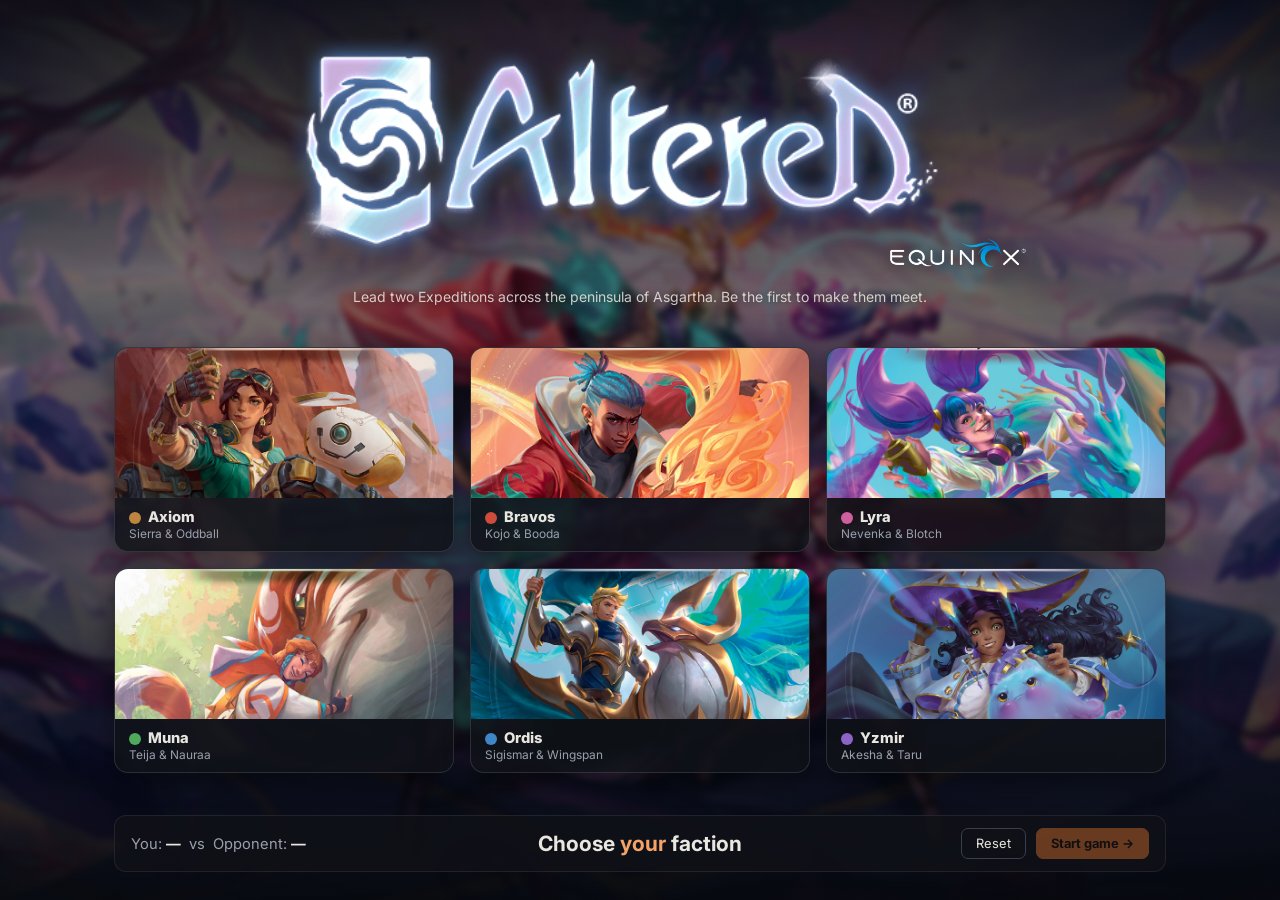
<file: index.html>
<!DOCTYPE html>
<html lang="en">
<head>
  <meta charset="UTF-8">
  <meta name="viewport" content="width=device-width, initial-scale=1.0">
  <title>Altered TCG</title>
  <link rel="preconnect" href="https://fonts.googleapis.com">
  <link href="https://fonts.googleapis.com/css2?family=Inter:wght@400;600;700;800&display=swap" rel="stylesheet">
  <link rel="stylesheet" href="css/base.css">
  <link rel="stylesheet" href="css/board.css">
  <link rel="stylesheet" href="css/cards.css">
  <link rel="stylesheet" href="css/overlays.css">
  <script src="js/version.js"></script>
</head>
<body>
<div id="layout">
  <div id="board">
    <!-- ════════ OPPONENT ════════ -->
    <section class="player-area opp-area">
      <div class="opp-hand" id="opp-hand"></div>
      <div class="res-band">
        <div class="zone reserve" id="opp-reserve"><span class="zone-label">Reserve</span></div>
        <div class="hero-slot" id="opp-hero"></div>
        <div class="res-right">
          <div class="zone landmarks" id="opp-landmarks"><span class="zone-label">Landmarks</span></div>
          <div class="zone piles">
            <div class="pile" id="opp-deck"><span>Deck</span><span class="pile-count" id="opp-deck-count">0</span></div>
            <div class="pile" id="opp-discard"><span>Discard</span><span class="pile-count" id="opp-discard-count">0</span></div>
          </div>
        </div>
      </div>
      <div class="exp-band">
        <div class="zone expedition hero-lane" id="opp-hero-exp" data-exp="hero"><span class="zone-label">Hero Expedition</span></div>
        <div class="terrain-center" id="opp-terrain"></div>
        <div class="zone expedition comp-lane" id="opp-comp-exp" data-exp="companion"><span class="zone-label">Companion Expedition</span></div>
      </div>
    </section>

    <!-- ════════ CENTRE: TUMULT TRACK ════════ -->
    <section class="center-strip">
      <div class="game-info">
        <span class="day-title" id="turn-banner">—</span>
        <div class="phase-list" id="phase-list">
          <span class="phase-item" data-phase="morning">Morning</span>
          <span class="phase-item" data-phase="noon">Noon</span>
          <span class="phase-item" data-phase="afternoon">Afternoon</span>
          <span class="phase-item" data-phase="dusk">Dusk</span>
        </div>
      </div>
      <div class="track-stack">
        <div class="center-mana opp" id="opp-mana"></div>
        <div class="track" id="track"></div>
        <div class="center-mana you" id="you-mana"></div>
      </div>
    </section>

    <!-- ════════ YOU ════════ -->
    <section class="player-area you-area">
      <div class="exp-band">
        <div class="zone expedition hero-lane" id="you-hero-exp" data-exp="hero"><span class="zone-label">Hero Expedition</span></div>
        <div class="terrain-center" id="you-terrain"></div>
        <div class="zone expedition comp-lane" id="you-comp-exp" data-exp="companion"><span class="zone-label">Companion Expedition</span></div>
      </div>
      <div class="res-band">
        <div class="zone reserve" id="you-reserve"><span class="zone-label">Reserve</span></div>
        <div class="hero-slot" id="you-hero"></div>
        <div class="res-right">
          <div class="zone landmarks" id="you-landmarks"><span class="zone-label">Landmarks</span></div>
          <div class="zone piles">
            <div class="pile" id="you-deck"><span>Deck</span><span class="pile-count" id="you-deck-count">0</span></div>
            <div class="pile" id="you-discard"><span>Discard</span><span class="pile-count" id="you-discard-count">0</span></div>
          </div>
        </div>
      </div>
    </section>

    <div class="hand-zone" id="you-hand"></div>
    <div id="player-controls">
      <div id="quick-actions"></div>
      <button id="btn-afteryou" style="display:none" title="Yield your turn to your opponent without passing (Hero, once per Day)">After You</button>
      <button id="btn-pass" disabled>Pass</button>
    </div>
  </div>

  <!-- ════════ SIDEBAR ════════ -->
  <aside id="sidebar">
    <div class="log-head">
      <span>Game Log</span>
      <div class="log-zoom">
        <button id="log-font-dec" title="Smaller log text">−</button>
        <button id="log-font-inc" title="Larger log text">+</button>
      </div>
    </div>
    <div id="log"></div>
    <div class="log-foot">
      <button id="btn-howto">How to play</button>
      <button id="btn-quit" title="Change decks">Decks</button>
    </div>
  </aside>
</div>

<!-- Floating menu / banner / preview -->
<div id="context-menu"></div>
<div id="target-banner"><span class="tb-text" id="target-text"></span><button id="target-cancel" class="ghost-btn">Cancel</button></div>
<div id="card-preview"></div>
<div id="dice-overlay"><div class="dice-box" id="dice-box"></div></div>

<!-- ════════ MODALS ════════ -->
<div class="modal-overlay dock-left" id="pick-modal">
  <div class="modal">
    <h2 id="pick-title">Choose</h2>
    <p id="pick-prompt"></p>
    <div class="card-grid" id="pick-grid"></div>
    <div class="modal-actions">
      <span class="pick-count" id="pick-count"></span>
      <button class="primary-btn" id="pick-confirm">Confirm</button>
      <button class="ghost-btn" id="pick-skip">Skip</button>
    </div>
  </div>
</div>

<div class="modal-overlay" id="choice-modal">
  <div class="modal narrow center">
    <h2 id="choice-title">Choose</h2>
    <p id="choice-prompt"></p>
    <div class="choice-actions" id="choice-actions"></div>
  </div>
</div>

<div class="modal-overlay" id="gameover">
  <div class="modal narrow center">
    <h1 id="gameover-title"></h1>
    <p id="gameover-sub"></p>
    <div class="modal-actions">
      <button class="primary-btn" id="gameover-again">Play again</button>
      <button class="ghost-btn" id="gameover-change">Change decks</button>
    </div>
  </div>
</div>

<div class="modal-overlay" id="howto-modal">
  <div class="modal narrow">
    <button id="howto-close" class="modal-close" aria-label="Close">×</button>
    <h2>How to play</h2>
    <ul class="howto-list">
      <li>Each <b>Day</b>: Morning (draw + Mana) → Afternoon (play cards) → Dusk → Night.</li>
      <li>In the Afternoon, play <b>one card per turn</b> or Pass.</li>
      <li>Characters join your <b>Hero</b> or <b>Companion</b> Expedition.</li>
      <li>At <b>Dusk</b>, beat the facing Expedition in one of your region's terrains to advance.</li>
      <li>Win when your two markers <b>meet</b> on the track.</li>
    </ul>
  </div>
</div>

<div class="modal-overlay dock-left" id="discard-viewer">
  <div class="modal">
    <h2 id="discard-title" style="margin-bottom:12px;">Discard</h2>
    <div class="card-grid" id="discard-grid"></div>
    <div class="modal-hint">Click anywhere to close</div>
  </div>
</div>

<script src="js/cards.js"></script>
<script src="js/scripts.js"></script>
<script src="js/game.js"></script>
<script src="js/bot.js"></script>
<script src="js/ui.js"></script>
</body>
</html>
</file>
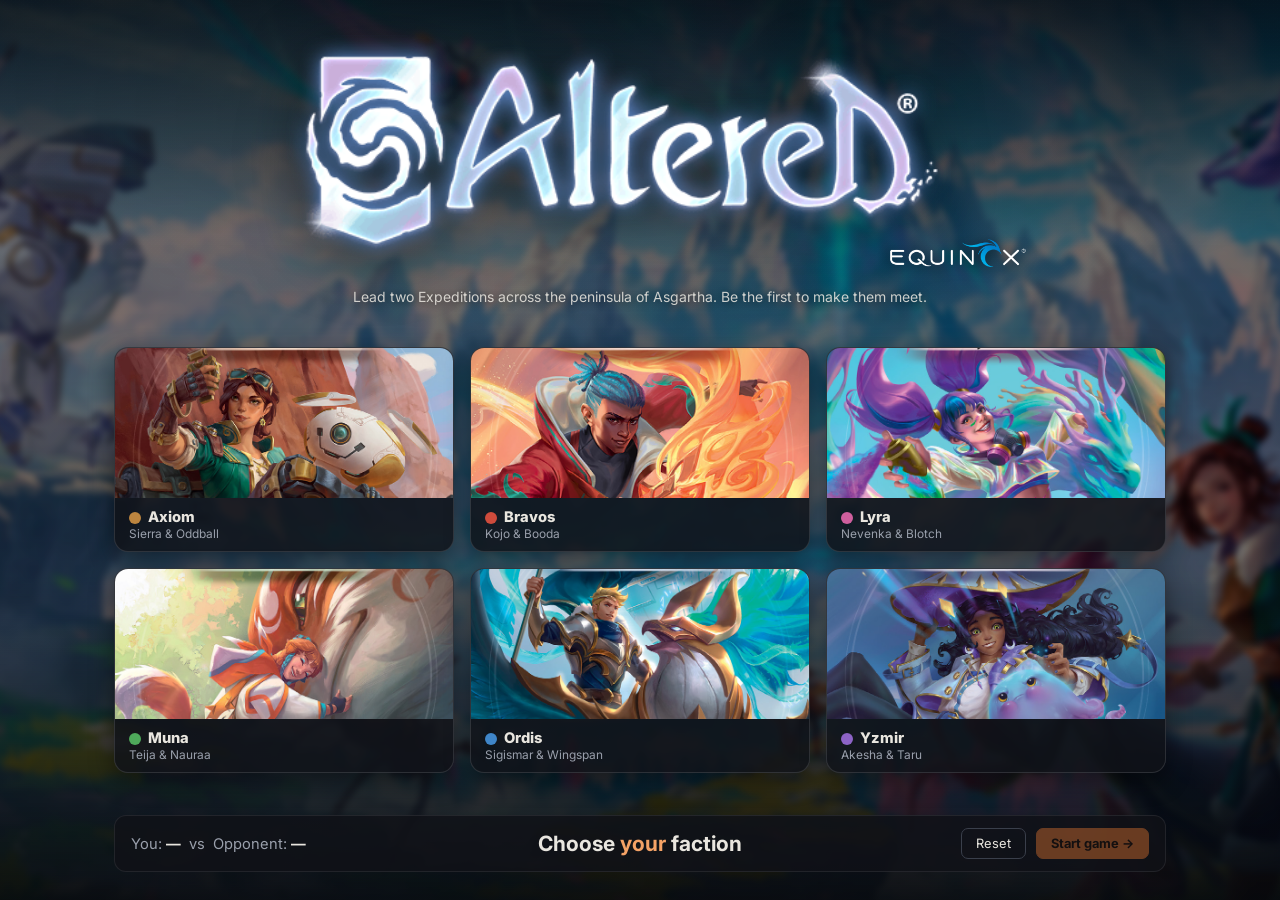
<file: deck_select.html>
<!DOCTYPE html>
<html lang="en">
<head>
  <meta charset="UTF-8">
  <meta name="viewport" content="width=device-width, initial-scale=1.0">
  <title>Altered TCG — Choose Decks</title>
  <link rel="preconnect" href="https://fonts.googleapis.com">
  <link href="https://fonts.googleapis.com/css2?family=Inter:wght@400;600;700;800&display=swap" rel="stylesheet">
  <link rel="stylesheet" href="css/base.css">
  <link rel="stylesheet" href="css/deck_select.css">
  <script src="js/version.js"></script>
</head>
<body>
  <div id="bg-stage" aria-hidden="true"></div>
  <div id="bg-scrim" aria-hidden="true"></div>
  <div id="select-screen">
    <header>
      <div class="brand">
        <img class="brand-logo" src="assets/logos/altered-logo-color.png" alt="Altered">
        <img class="brand-eq" src="assets/logos/equinox-logo-white.png" alt="by Equinox">
      </div>
      <p class="tagline">Lead two Expeditions across the peninsula of Asgartha. Be the first to make them meet.</p>
    </header>
    <div class="deck-grid" id="deck-grid"></div>
    <footer>
      <div class="chosen" id="chosen"></div>
      <p class="step" id="step-label">Choose <b>your</b> faction</p>
      <div class="actions">
        <button class="ghost-btn" id="btn-reset">Reset</button>
        <button class="primary-btn" id="btn-start" disabled>Start game →</button>
      </div>
    </footer>
  </div>
  <div id="card-preview"></div>
  <script src="js/bg_slideshow.js"></script>
  <script src="js/cards.js"></script>
  <script src="js/deck_select.js"></script>
</body>
</html>
</file>
<file: css/base.css>
/* base.css — design tokens, reset, page shell. Dark slate with the playmat's
   warm orange accent. */
:root {
  --bg-0: #0c0d10;
  --bg-1: #15171c;
  --bg-2: #1d2026;
  --bg-3: #282c34;
  --line: #3a3f4b;
  --ink: #e9e6df;
  --muted: #9aa0ac;
  /* --accent / --accent-soft / --accent-glow are the live UI theme; ui.js overrides
     them per the human player's faction (see FACTION_THEME). Default = playmat orange.
     --accent-glow is an "r, g, b" triple for use inside rgba() glows. */
  --accent: #ef7d34;          /* playmat orange */
  --accent-soft: #f4a266;
  --accent-glow: 239, 125, 52;
  /* Opponent accent (bot's faction); ui.js overrides. The .opp-area re-scopes
     --accent* to these so every accent inside the opponent's board reads as the bot. */
  --accent-opp: #ef7d34; --accent-opp-soft: #f4a266; --accent-opp-glow: 239, 125, 52;
  --good: #5fcf80;
  --bad: #ff6b6b;
  --forest: #4aa758;
  --mountain: #d98a3a;
  --water: #4a9fd8;
  --you: #46b3e6;
  --opp: #e8634a;
  --card-radius: 7px;
  --shadow: 0 5px 16px rgba(0, 0, 0, 0.5);
  --frame: rgba(255, 255, 255, 0.72);    /* playmat zone-frame lines */
  /* Faction hues (deck chips + the per-faction UI accent) */
  --AX: #bd853f; --BR: #cf4b3c; --LY: #cf5f9e; --MU: #4faa5b; --OR: #3f86c9; --YZ: #8d63c6;
  /* Brighter "neon" variants — used only for the Hero/Companion track-token rings */
  --AX-neon: #ffb74d; --BR-neon: #ff5a47; --LY-neon: #ff79c6; --MU-neon: #5fe072; --OR-neon: #54a8ff; --YZ-neon: #b07cff;
  font-size: 14px;
}

* { box-sizing: border-box; margin: 0; padding: 0; }

body {
  font-family: 'Inter', 'Segoe UI', system-ui, sans-serif;
  color: var(--ink);
  background:
    radial-gradient(900px 500px at 50% -8%, #2a2118 0%, transparent 60%),
    linear-gradient(160deg, var(--bg-0), var(--bg-1));
  min-height: 100vh;
  overflow: hidden;
}

h1, h2, h3 { font-weight: 700; letter-spacing: 0.01em; }

#layout { display: grid; grid-template-columns: 1fr 290px; height: 100vh; }

::-webkit-scrollbar { width: 8px; height: 8px; }
::-webkit-scrollbar-thumb { background: var(--bg-3); border-radius: 6px; }
::-webkit-scrollbar-track { background: transparent; }

button {
  cursor: pointer; font-family: inherit; color: var(--ink);
  background: var(--bg-3); border: 1px solid var(--line); border-radius: 7px;
  padding: 7px 14px; font-size: 0.92rem; transition: background 0.12s, border-color 0.12s;
}
button:hover:not(:disabled) { background: #333945; border-color: var(--accent); }
button:disabled { cursor: not-allowed; opacity: 0.4; }
.primary-btn { background: var(--accent); border-color: var(--accent); color: #1a0f06; font-weight: 700; }
.primary-btn:hover:not(:disabled) { background: var(--accent-soft); }
.ghost-btn { background: transparent; }
</file>
<file: css/board.css>
/* board.css — the two playmats, the shared Tumult track, and the sidebar. */

/* Game background — the ice-sky landscape behind the whole board. Scoped to the
   game page (deck selection has its own image). A dark scrim over the photo keeps
   the slate panels and log text legible. */
body {
  background:
    linear-gradient(rgba(8, 12, 20, 0.45), rgba(8, 12, 20, 0.62)),
    url('../assets/backgrounds/game_background.jpg') center center / cover no-repeat fixed;
}

#board { position: relative; display: flex; flex-direction: column; min-width: 0; height: 100vh; overflow: hidden; }

/* ── Player areas ─────────────────────────────────────────────── */
/* opponent = [resources, expeditions]; you = [expeditions, resources] — the
   Expedition band always hugs the centre. Mana / Reserve / distances / First
   Player are all read directly off the board, so there is no HUD bar. */
.player-area { display: flex; flex-direction: column; gap: 4px; padding: 4px 12px; flex: 0 0 auto; }

/* ── Zones ────────────────────────────────────────────────────── */
/* Each play zone is a softly-shadowed rounded box. A faint label sits dead-centre
   so a new player can read what the box is; as cards fill the box they cover it
   (cards are z-index:1, the label z-index:0). No bracket frames, no edge text. */
.zone { position: relative; border-radius: 14px; }
.zone.expedition, .zone.reserve, .zone.landmarks {
  background: rgba(18, 22, 30, 0.42);
  box-shadow: inset 0 0 0 1px rgba(255, 255, 255, 0.06), 0 6px 18px rgba(0, 0, 0, 0.4);
}
.zone-label {
  position: absolute; inset: 0; z-index: 0; pointer-events: none;
  display: flex; align-items: center; justify-content: center; text-align: center;
  font-size: 0.8rem; font-weight: 700; letter-spacing: 0.22em; text-transform: uppercase;
  color: rgba(233, 230, 223, 0.15);
}
.zone .card { z-index: 1; }

/* ── Expedition row: [Hero lane] [central terrain totals] [Companion lane] ── */
/* Fixed centre column (must match .res-band) so the Expedition boxes line up
   vertically with the Reserve / Landmark boxes below. 120px fits the spaced
   terrain totals; the Hero card centres in the same width on the row below. */
.exp-band { display: grid; grid-template-columns: 1fr 120px 1fr; gap: 10px; align-items: stretch; }
/* overflow:clip (not auto) so a boosted card's badge can poke past the lane edge
   without triggering a scrollbar; the clip-margin keeps all badges fully visible. */
.expedition { display: flex; gap: 6px; padding: 6px 10px; min-height: 138px; align-items: flex-start; overflow: clip; overflow-clip-margin: 16px; }
/* Cards fill from the centre outward: the Hero lane (left) packs toward its right
   edge, the Companion lane (right) packs toward its left edge — both hugging the
   terrain column between them, with the first-played card nearest the centre. */
.hero-lane { flex-direction: row-reverse; justify-content: flex-start; }
.comp-lane { flex-direction: row; justify-content: flex-start; }
.expedition.drop-ok { box-shadow: inset 0 0 0 2px var(--accent); }
/* Bot cards hug the bottom edge (toward the track); player cards hug the top. */
.opp-area .expedition { align-items: flex-end; }

/* ── Central terrain totals (F / M / W) ─────────────────────────── */
/* One icon per terrain, shared between the two lanes. The Hero-lane total sits on
   the left of the icon, the Companion-lane total on the right, so the two
   Expeditions can be compared terrain-by-terrain in a single central column. */
.terrain-center { display: flex; flex-direction: column; justify-content: center; gap: 8px; align-self: center; padding: 0 4px; }
.tc-row { display: flex; align-items: center; justify-content: center; gap: 20px; }
.tc-row img { width: 30px; height: 30px; object-fit: contain; display: block; filter: drop-shadow(0 1px 2px rgba(0, 0, 0, 0.5)); }
.tc-num { min-width: 20px; font-size: 1.45rem; font-weight: 800; line-height: 1; color: var(--ink); font-variant-numeric: tabular-nums; }
.tc-num.hero { text-align: right; }
.tc-num.comp { text-align: left; }
.tc-num.zero { opacity: 0.3; }
/* Lane-pick preview: the hovered side recolours to the player's faction accent and
   the growing terrains brighten + glow, showing the total they'd reach. */
.tc-num.preview { color: var(--accent); transition: color 0.12s, text-shadow 0.12s; }
.tc-num.preview.up { color: var(--accent-soft); text-shadow: 0 0 11px rgba(var(--accent-glow), 0.85); }

/* ── Resource row: [Reserve] [Hero card] [Landmarks + piles] ────── */
.res-band { display: grid; grid-template-columns: 1fr 120px 1fr; gap: 10px; align-items: stretch; min-height: 142px; }
.res-band .zone { display: flex; gap: 6px; padding: 8px 10px; align-items: flex-start; overflow: clip; overflow-clip-margin: 16px; }
.opp-area .res-band .zone { align-items: flex-end; }
/* Reserve (left of Hero) packs right, Landmarks (right of Hero) packs left — both
   grow from the centre outward, like the Expedition lanes above. */
.zone.reserve { justify-content: flex-end; }
.zone.landmarks { justify-content: flex-start; }
.res-right { display: flex; gap: 10px; align-items: stretch; min-width: 0; }
.res-right .zone.landmarks { flex: 1 1 0; }
.zone.piles { flex: 0 0 auto; gap: 7px; margin-left: auto; padding: 8px 0; }

.hero-slot { display: flex; align-items: center; justify-content: center; padding: 4px; position: relative; }
.hero-slot.empty { min-width: 96px; }
.hero-slot.empty::after { content: 'HERO'; color: var(--muted); font-size: 0.7rem; letter-spacing: 0.1em; }
/* First Player indicator: a glowing blue-gold frame that wraps the Hero card.
   The PNG's transparent window is the central ~74%×80%, so the overlay is sized
   a touch larger than the 96×134 card and centred on it, letting the window line
   up with the card edges and the swirl medallion peek at the top like a badge.
   Centred on the slot (= on the card) so it stays just inside the board even for
   the opponent's Hero, which sits flush against the top edge. */
.fp-frame {
  position: absolute; left: 50%; top: 50%; width: 122px; height: 156px;
  transform: translate(-50%, -50%);
  z-index: 5; pointer-events: none;
  filter: drop-shadow(0 0 5px rgba(90, 170, 255, 0.6)) drop-shadow(0 2px 3px rgba(0, 0, 0, 0.5));
}

/* Mana orbs — punch-board chips above (opponent) and below (you) the Tumult track.
   Ready = mana_full art with a white ring; spent = mana_empty art with a grey ring. */
/* Short rows so the orbs tuck into the gap between the Tumult track and the
   Expedition bands instead of spilling onto the cards. The track-stack is centred
   on the track, so shrinking these rows pulls the bot orbs down and the player orbs
   up (both toward the track), keeping a small gap to the Expeditions on either side. */
.center-mana { display: flex; flex-wrap: wrap; justify-content: center; align-items: center; gap: 8px; min-height: 20px; }
.orb {
  width: 20px; height: 20px; border-radius: 50%; overflow: hidden;
  border: 2px solid #888; box-shadow: 0 1px 4px rgba(0, 0, 0, 0.6); flex: 0 0 auto;
}
.orb img { width: 100%; height: 100%; object-fit: cover; display: block; }
.orb.full { border-color: #fff; }
.orb.empty { border-color: #888; }

/* Deck / discard piles */
.pile {
  width: 64px; height: 90px; border-radius: var(--card-radius); border: 1px dashed var(--line);
  display: flex; flex-direction: column; align-items: center; justify-content: center;
  color: var(--muted); font-size: 0.66rem; letter-spacing: 0.08em; gap: 3px; position: relative;
}
.pile.has-cards { border-style: solid; background: linear-gradient(160deg, #2a2f3a, #20242c); color: var(--ink); cursor: pointer; }
.pile.info-pile, .pile.info-pile.has-cards { cursor: default; }   /* Hand count is display-only */
.pile .pile-count { font-size: 1.1rem; font-weight: 700; }

.empty-hint { color: var(--muted); font-size: 0.68rem; opacity: 0.6; margin: auto; }

/* ── Centre: Tumult track + banner ────────────────────────────── */
.center-strip {
  position: relative;
  flex: 1 1 auto; display: flex; flex-direction: row; align-items: center; justify-content: center;
  gap: 14px; padding: 4px 14px; min-height: 0;
  background: radial-gradient(600px 150px at 45% 50%, rgba(var(--accent-glow), 0.08), transparent 70%);
}
/* Game info on the LEFT of the centre band: the Day title and the phase list,
   with the current phase highlighted. Taken out of flow so the track-stack stays
   centred on the board (middle tumult card + middle mana orb align with the Hero). */
.game-info { position: absolute; left: 18px; top: 50%; transform: translateY(-50%); z-index: 5; width: 150px; display: flex; flex-direction: column; gap: 12px; align-items: flex-start; }
.day-title { font-size: 1.35rem; font-weight: 800; letter-spacing: 0.02em; line-height: 1.1; }
.phase-list { display: flex; flex-direction: column; gap: 5px; }
.phase-item {
  font-size: 0.82rem; letter-spacing: 0.12em; text-transform: uppercase;
  color: var(--muted); opacity: 0.55; transition: color 0.15s, opacity 0.15s;
}
.phase-item.active { color: var(--accent-soft); opacity: 1; font-weight: 700; }

/* Player action buttons — bottom-right corner, near the hand. */
#player-controls {
  position: absolute; right: 16px; bottom: 14px; z-index: 20;
  width: 150px; display: flex; flex-direction: column; align-items: stretch; gap: 8px;
}
#btn-pass { width: 100%; padding: 11px; background: var(--accent); border-color: var(--accent); color: #1a0f06; font-weight: 700; }
#btn-pass:disabled { background: var(--bg-3); color: var(--ink); }
#btn-afteryou { width: 100%; padding: 9px; font-weight: 700; background: var(--bg-2); border-color: var(--accent-soft); color: var(--accent-soft); }
#btn-afteryou:hover { background: var(--accent-soft); color: #160c04; }

/* Quick-action bar (exhaust / support abilities before play-or-pass) */
#quick-actions { display: flex; flex-direction: column; gap: 6px; }
#quick-actions:empty { display: none; }
.qa-btn { width: 100%; padding: 8px 10px; font-size: 0.78rem; font-weight: 600; line-height: 1.2; background: var(--bg-2); border-color: var(--accent-soft); color: var(--accent-soft); }
.qa-btn:hover:not(:disabled) { background: var(--accent); color: #160c04; }
/* Support abilities (discard-from-Reserve quick actions) read in a cooler hue. */
.qa-support { border-color: #6fa8dc; color: #9ec9ee; }
.qa-support:hover:not(:disabled) { background: #6fa8dc; color: #0b1422; }

/* Adventure line: real landscape Hero / Tumult / Companion cards, all one size.
   Expedition markers rest ON the cards; terrain chips sit at the top of each region. */
.track-stack { flex: 1 1 auto; min-width: 0; display: flex; flex-direction: column; align-items: center; gap: 6px; }
.track { position: relative; display: flex; justify-content: center; align-self: stretch; flex: 0 0 auto; min-width: 0; }
.adv-line { display: inline-flex; gap: 6px; align-items: center; margin: 4px 0; }
.adv-card { position: relative; width: 194px; height: 138px; border-radius: 7px; overflow: hidden; border: 1px solid var(--line); box-shadow: var(--shadow); flex: 0 0 auto; }
.adv-card img { width: 100%; height: 100%; object-fit: cover; display: block; }
.adv-card.flip img { transform: rotate(180deg); }   /* flipped Tumult: icons match the assigned half order */

.marker-layer { position: absolute; inset: 0; pointer-events: none; }
.trk-marker {
  position: absolute; transform: translate(-50%, -50%); width: 48px; height: 48px; border-radius: 50%;
  border: 3px solid; background: #0c0d10; overflow: hidden; box-shadow: 0 2px 5px rgba(0, 0, 0, 0.7); z-index: 3;
}
.trk-marker img { width: 100%; height: 100%; object-fit: cover; display: block; border-radius: 50%; }
/* Faction-coloured ring + glow (--fac is set per marker to its player's hue),
   so each Hero/Companion token matches its faction and pops off the track art. */
.trk-marker { border-color: var(--fac, var(--accent)); box-shadow: 0 0 11px 2px var(--fac, var(--accent)), 0 2px 5px rgba(0, 0, 0, 0.7); }
.trk-marker.meet { box-shadow: 0 0 0 2px #fff, 0 0 11px var(--accent); }

/* ── Hand ─────────────────────────────────────────────────────── */
.hand-zone {
  flex: 0 0 auto; display: flex; gap: 6px; justify-content: center; align-items: flex-end;
  /* overflow-x:auto makes the browser clip the *top* too, so a card that lifts on
     hover would get its top cut. Reserve headroom up top (padding-top > the hover
     lift) so the enlarged card stays inside the scrollport. */
  padding: 16px 12px 4px; min-height: 154px; overflow-x: auto;
}
/* Opponent's hand: face-down card backs fanned out and peeking from the top edge.
   Absolutely placed over the board (no layout height); the board's overflow:hidden
   clips the tops. Centred over the right side — ~2/3 across the Landmark area — and
   fanned via a per-card rotation (set in renderOppHand) about the bottom pivot. */
.opp-hand {
  position: absolute; top: -70px; left: 76%; transform: translateX(-50%) rotate(180deg); z-index: 3;
  display: flex; align-items: flex-start;
  pointer-events: none;
}
.card.cardback { width: 96px; height: 134px; flex: 0 0 auto; transform-origin: 50% 0%; }
.card.cardback + .card.cardback { margin-left: -46px; }   /* overlap into a fan (pivots at the top) */

/* ── Sidebar ──────────────────────────────────────────────────── */
/* The board background extends behind the log; a light scrim keeps text legible.
   Dividers are 2px white lines (matching the playmat zone borders). */
#sidebar { background: rgba(8, 12, 20, 0.4); border-left: 2px solid rgba(255, 255, 255, 0.75); display: flex; flex-direction: column; height: 100vh; }
.log-head { padding: 10px 14px; font-weight: 700; display: flex; justify-content: space-between; align-items: center; }
.log-head button { padding: 3px 9px; font-size: 0.75rem; }
#log { flex: 1 1 auto; overflow-y: auto; padding: 8px 12px; display: flex; flex-direction: column; gap: 3px; font-size: 0.82rem; }
.log-entry { line-height: 1.3; color: var(--muted); }
.log-phase { color: var(--accent-soft); font-weight: 700; margin-top: 4px; }
.log-system { color: #c9b489; font-style: italic; }
.log-dusk { color: var(--good); }
.log-play, .log-draw, .log-mana, .log-action { color: var(--ink); }
/* Log font-size steppers in the header */
.log-zoom { display: flex; gap: 6px; }
.log-zoom button { width: 26px; padding: 2px 0; font-size: 1rem; line-height: 1; font-weight: 700; text-align: center; }

/* Footer actions under the log — no divider, just buttons. */
.log-foot { padding: 10px 14px; display: flex; gap: 8px; }
.log-foot button { flex: 1 1 0; font-size: 0.8rem; }

/* How-to-play help list */
.howto-list { color: var(--muted); font-size: 0.86rem; line-height: 1.5; padding-left: 18px; display: flex; flex-direction: column; gap: 6px; text-align: left; }
.howto-list b { color: var(--ink); }

#board.locked .expedition, #board.locked .hand-zone { /* hint only; gating is in JS */ }
</file>
<file: css/cards.css>
/* cards.css — card faces, character stat overlays, states, preview, menus. */

.card { position: relative; border-radius: var(--card-radius); flex: 0 0 auto; user-select: none; }
.card.face { border: 1px solid rgba(0, 0, 0, 0.6); background: #0c0d10; box-shadow: var(--shadow); }
.card.face img { display: block; width: 100%; height: 100%; border-radius: calc(var(--card-radius) - 1px); object-fit: cover; }
.card.tokenless { display: flex; align-items: center; justify-content: center; text-align: center; color: var(--ink); }
.card.tokenless .tk-name { font-size: 0.62rem; padding: 0 4px; font-weight: 700; }

/* Sizes per zone */
.card.hand { width: 96px; height: 134px; transition: transform 0.13s, box-shadow 0.13s; }
.card.hand.playable { cursor: pointer; }
/* A click on an actionable card *is* the play, so the card itself reads as the
   button: it lifts and grows a touch under the cursor (no hover menu to aim at). */
.card.hand.playable:hover { transform: translateY(-7px) scale(1.07); box-shadow: 0 0 0 2px var(--accent), 0 12px 26px rgba(0, 0, 0, 0.6); z-index: 8; }
.card.hand:not(.playable) { filter: brightness(0.82); }
/* Play-area cards sit permanently at the (former hover) size — no grow on hover. */
.card.char { width: 92px; height: 129px; }
/* Reserve & Landmark cards share the in-play character size so the resource band
   (Reserve | Hero | Landmarks) reads uniformly with the Expedition row above. */
.card.reserve { width: 92px; height: 129px; }
.card.landmark { width: 92px; height: 129px; }
.card.hero { width: 96px; height: 134px; }
.card.mini { width: 60px; height: 84px; }

.card.actionable { cursor: pointer; box-shadow: 0 0 0 2px var(--accent), var(--shadow); }
/* Actionable Reserve cards lift under the cursor the same way hand cards do. */
.card.reserve.actionable { transition: transform 0.13s, box-shadow 0.13s; }
.card.reserve.actionable:hover { transform: translateY(-7px) scale(1.07); box-shadow: 0 0 0 2px var(--accent), 0 12px 26px rgba(0, 0, 0, 0.6); z-index: 8; }
/* A card whose play is mid-resolution (a Character waiting for a lane pick) stays
   lifted and pulsing in its hand/Reserve slot so it's clearly the one being placed. */
.card.placing { cursor: default; transform: translateY(-7px) scale(1.07); z-index: 7; animation: placepulse 0.85s infinite alternate; }
@keyframes placepulse {
  from { box-shadow: 0 0 0 3px var(--accent), 0 12px 26px rgba(0, 0, 0, 0.6); }
  to { box-shadow: 0 0 0 3px var(--accent), 0 0 16px var(--accent), 0 12px 26px rgba(0, 0, 0, 0.6); }
}
/* Selected in an in-board pick (Setup's 3-of-6 Mana choice): no border — just shade
   the card down (like an exhausted/spent card) to read as "set aside as Mana". */
.card.picked { filter: brightness(0.48) grayscale(0.3); box-shadow: var(--shadow); }
/* No lift/scale on hover for cards in play; the hover preview shows the big image. */
.card.exhausted { transform: rotate(86deg); }
.card.fleeting-c { box-shadow: 0 0 0 2px var(--accent), var(--shadow); }

/* Cost badge. Hand Cost is blue and Reserve Cost orange, matching the gems printed
   on the cards (blue sampled from the card art's Hand-Cost circle). */
.cost {
  position: absolute; top: -7px; left: -7px; width: 26px; height: 26px; border-radius: 50%;
  background: #4090c8; color: #fff; display: flex; align-items: center; justify-content: center;
  font-weight: 800; font-size: 0.9rem; border: 2px solid #000; z-index: 4;
}
.cost.reserve-cost { background: var(--accent); color: #160c04; }

/* Badges */
.badge {
  position: absolute; z-index: 5; min-width: 18px; height: 18px; padding: 0 4px; border-radius: 9px;
  font-size: 0.66rem; font-weight: 800; display: flex; align-items: center; justify-content: center;
  border: 1px solid rgba(0, 0, 0, 0.5);
}
/* Boost shown with the real punch-board +1 / +2 token */
.badge.boost-tok { top: -10px; right: -10px; width: 26px; height: 26px; padding: 0; border: none; background: none; border-radius: 50%; }
.badge.boost-tok img { width: 100%; height: 100%; display: block; filter: drop-shadow(0 1px 2px rgba(0, 0, 0, 0.75)); }
.badge.boost-tok .boost-count { position: absolute; bottom: -5px; right: -5px; background: #160c04; color: #fff; border: 1px solid rgba(255, 255, 255, 0.4); border-radius: 8px; font-size: 0.6rem; padding: 0 3px; line-height: 1.35; }
/* Status chips shown with the real punch-board markers (image, no pill background) */
.badge.fleeting { bottom: -8px; right: -8px; width: 26px; height: 26px; min-width: 0; padding: 0; border: none; background: none; border-radius: 50%; }
.badge.anchored { bottom: -8px; left: -8px; width: 26px; height: 26px; min-width: 0; padding: 0; border: none; background: none; border-radius: 50%; }
.badge.asleep { top: -8px; left: -8px; width: 26px; height: 26px; min-width: 0; padding: 0; border: none; background: none; border-radius: 50%; }
.badge.fleeting img, .badge.anchored img, .badge.asleep img { width: 100%; height: 100%; display: block; filter: drop-shadow(0 1px 2px rgba(0, 0, 0, 0.75)); }
.badge.type-tag {
  bottom: 3px; left: 50%; transform: translateX(-50%); background: rgba(0, 0, 0, 0.75);
  color: var(--accent-soft); letter-spacing: 0.06em; text-transform: uppercase; font-size: 0.58rem; border: none;
}
/* Counter chip on a Landmark (e.g. Kelon counters) */
.badge.counter { top: -8px; right: -8px; min-width: 20px; height: 20px; background: #2b6cb0; color: #fff; border: 1px solid rgba(255, 255, 255, 0.35); font-size: 0.7rem; }

/* Keyword badges */
.badge.gigantic { top: -9px; left: 50%; transform: translateX(-50%); background: #c9952f; color: #160c04; }
.badge.tough { bottom: 2px; left: 50%; transform: translateX(-50%); background: #5a6b8c; color: #fff; }
.badge.defender { top: -8px; left: 50%; transform: translateX(-50%); background: #b0563f; color: #fff; }
/* Faded echo of a Gigantic body shown in the other lane */
.card.char.ghost { opacity: 0.4; filter: grayscale(0.35); pointer-events: none; outline: 1px dashed var(--line); }
.card.char.ghost:hover { transform: none; }

/* Exhausted Hero — desaturate rather than rotate (the FP marker rides on it) */
.card.hero.hero-spent img { filter: grayscale(0.65) brightness(0.62); }

/* Target highlight (expedition picker, etc.) */
.card.targetable { cursor: pointer; outline: 2px solid var(--accent); box-shadow: 0 0 14px var(--accent); animation: tpulse 0.9s infinite alternate; }
@keyframes tpulse { from { box-shadow: 0 0 6px var(--accent); } to { box-shadow: 0 0 18px var(--accent); } }

/* Event pulses */
.card.pulse-play { animation: pop 0.3s ease; }
@keyframes pop { from { transform: scale(0.7); opacity: 0.3; } to { transform: scale(1); opacity: 1; } }

/* Hover preview — large image, fixed right of board (over the sidebar). */
#card-preview { position: fixed; right: 310px; top: 50%; transform: translateY(-50%); display: none; width: 380px; z-index: 200; pointer-events: none; filter: drop-shadow(0 10px 26px rgba(0, 0, 0, 0.7)); }
#card-preview img { width: 100%; display: block; border-radius: 16px; border: 2px solid var(--accent); box-sizing: border-box; }
/* Previewing a bot card → border in the opponent's faction accent. */
#card-preview.opp img { border-color: var(--accent-opp); }
/* Re-scope every accent inside the opponent's board (and its Discard viewer) to the
   bot's faction, so reserve-cost badges, rings, etc. read as the bot — not as you. */
.opp-area, #discard-viewer.disc-opp {
  --accent: var(--accent-opp); --accent-soft: var(--accent-opp-soft); --accent-glow: var(--accent-opp-glow);
}

/* Context menu */
#context-menu { position: fixed; display: none; flex-direction: column; gap: 2px; background: var(--bg-2); border: 1px solid var(--accent); border-radius: 9px; padding: 5px; z-index: 150; box-shadow: var(--shadow); }
.menu-btn { background: transparent; border: none; text-align: left; white-space: nowrap; padding: 7px 12px; border-radius: 6px; }
.menu-btn:hover:not(:disabled) { background: var(--accent); color: #160c04; }
</file>
<file: css/overlays.css>
/* overlays.css — modals, target banner, game over. */

.modal-overlay {
  position: fixed; inset: 0; background: rgba(6, 7, 9, 0.72); z-index: 160;
  display: none; align-items: center; justify-content: center;
}
/* Dock-left dialogs are centred in the space LEFT of the hover preview (which is
   pinned on the right), so the gap on the dialog's left equals the gap between the
   dialog and the preview. 690px = preview width (380) + its right offset (310). */
.modal-overlay.dock-left { justify-content: center; padding-right: 690px; }
.modal {
  position: relative;
  background: var(--bg-2); border: 1px solid var(--accent); border-radius: 14px;
  padding: 20px 24px; max-width: min(880px, 86vw); max-height: 88vh; overflow-y: auto; box-shadow: var(--shadow);
}
/* Borderless cross, pinned to the modal's top-right corner. */
.modal-close {
  position: absolute; top: 10px; right: 12px;
  width: 30px; height: 30px; padding: 0;
  background: transparent; border: none; border-radius: 6px;
  color: var(--muted); font-size: 1.7rem; line-height: 1;
}
.modal-close:hover:not(:disabled) {
  background: transparent; border: none; color: var(--ink);
}
.modal-overlay.dock-left .modal { max-width: min(1040px, calc(100vw - 740px)); }
/* Small "click anywhere to close" hint, pinned to the dialog's bottom-right and kept
   visible while the card grid scrolls (text-shadow keeps it legible over cards). */
.modal-hint {
  position: sticky; bottom: 0; margin-top: 10px; text-align: right;
  font-size: 0.7rem; color: var(--muted); pointer-events: none;
  text-shadow: 0 1px 3px rgba(0, 0, 0, 0.9);
}
.modal.narrow { max-width: 420px; }
.modal.center { text-align: center; }
.modal h1, .modal h2 { margin-bottom: 8px; }
.modal p { color: var(--muted); margin-bottom: 14px; line-height: 1.4; }
.modal-actions { display: flex; gap: 10px; margin-top: 16px; justify-content: flex-end; }
.modal.center .modal-actions { justify-content: center; }

.card-grid { display: flex; flex-wrap: wrap; gap: 12px; justify-content: center; }
.card-grid .card { width: 150px; height: 210px; cursor: pointer; }
#discard-grid { gap: 14px; }
#discard-grid .card { width: 240px; height: 336px; }
.card-grid .card.picked { outline: 3px solid var(--accent); box-shadow: 0 0 16px var(--accent); }
.pick-count { color: var(--accent-soft); font-weight: 700; }

/* Target banner — anchored to the BOTTOM over the player's own area, where their
   attention sits while choosing cards. Centred on the board column (the 290px right
   sidebar is excluded, so it sits over the player's cards rather than the whole
   window). Overlapping the player's cards here is intentional. */
#target-banner {
  position: fixed; bottom: 170px; left: calc((100vw - 290px) / 2); transform: translateX(-50%); z-index: 170;
  display: none; align-items: center; gap: 14px;
  background: linear-gradient(180deg, #3a2310, var(--bg-2)); border: 2px solid var(--accent); border-radius: 24px;
  padding: 11px 24px; box-shadow: var(--shadow), 0 0 18px 2px rgba(var(--accent-glow), 0.55);
  animation: tb-glow 1.3s ease-in-out infinite alternate;
}
#target-banner .tb-text {
  font-weight: 700; font-size: 1.18rem; letter-spacing: 0.01em; color: #ffe9d6;
  text-shadow: 0 1px 6px rgba(0, 0, 0, 0.7);
}
@keyframes tb-glow {
  from { box-shadow: var(--shadow), 0 0 12px 1px rgba(var(--accent-glow), 0.4); }
  to   { box-shadow: var(--shadow), 0 0 24px 4px rgba(var(--accent-glow), 0.85); }
}

/* Generic choice modal (confirm / choose-one) */
.choice-actions { display: flex; flex-direction: column; gap: 10px; margin-top: 10px; align-items: stretch; }
.choice-btn { padding: 12px 18px; font-size: 0.95rem; }

/* Expedition lane picker — click one of the two highlighted own lanes in place */
.exp-pick-overlay {
  position: absolute; inset: 0; z-index: 30;
  display: flex; flex-direction: column; gap: 3px; align-items: center; justify-content: center;
  cursor: pointer; border-radius: 9px;
  background: rgba(var(--accent-glow), 0.16);
  border: 2px dashed var(--accent);
  box-shadow: inset 0 0 22px rgba(var(--accent-glow), 0.34);
  animation: tpulse 0.9s infinite alternate;
  transition: background 0.12s;
}
.exp-pick-overlay:hover { background: rgba(var(--accent-glow), 0.34); }
.exp-pick-overlay .epo-name { font-weight: 800; font-size: 0.95rem; letter-spacing: 0.03em; color: var(--ink); text-shadow: 0 1px 4px rgba(0, 0, 0, 0.85); }
.exp-pick-overlay .epo-tot { font-size: 0.82rem; font-weight: 700; color: var(--accent-soft); text-shadow: 0 1px 4px rgba(0, 0, 0, 0.85); }

#gameover .modal { border-width: 2px; }
#gameover h1 { font-size: 2rem; color: var(--accent); }

/* Dice roll popup (LYRA) */
#dice-overlay {
  position: fixed; inset: 0; z-index: 180; display: none;
  align-items: center; justify-content: center; pointer-events: none;
}
#dice-overlay.show { display: flex; }
.dice-box { display: flex; gap: 18px; }
.dice-box .die {
  font-size: 92px; line-height: 1; color: var(--ink);
  background: var(--bg-2); border: 3px solid var(--accent); border-radius: 18px;
  padding: 4px 14px 12px; box-shadow: var(--shadow);
  animation: die-pop 0.34s cubic-bezier(.2, 1.3, .5, 1);
}
.dice-box .die.you { border-color: var(--good); }
.dice-box .die.opp { border-color: var(--opp); }
@keyframes die-pop {
  0%   { transform: scale(0.3) rotate(-28deg); opacity: 0; }
  60%  { transform: scale(1.18) rotate(9deg); }
  100% { transform: scale(1) rotate(0); opacity: 1; }
}
</file>
<file: css/deck_select.css>
/* deck_select.css — faction selection screen */

/* On this screen the animated key-art is the backdrop; drop the base gradient. */
body { background: #07090d; }

/* ---- Animated background slideshow ---------------------------------- */
#bg-stage { position: fixed; inset: 0; z-index: 0; overflow: hidden; background: #07090d; }
#bg-scrim {
  position: fixed; inset: 0; z-index: 1; pointer-events: none;
  background:
    radial-gradient(130% 90% at 50% -10%, rgba(7, 9, 13, 0.28), transparent 55%),
    linear-gradient(180deg,
      rgba(7, 9, 13, 0.80) 0%,
      rgba(7, 9, 13, 0.34) 26%,
      rgba(7, 9, 13, 0.40) 64%,
      rgba(7, 9, 13, 0.94) 100%);
}
.bg-slide {
  position: absolute; inset: 0; opacity: 0;
  transition: opacity 1.6s ease-in-out; will-change: opacity;
}
.bg-slide.active { opacity: 1; }
.bg-slide .kb {
  position: absolute; inset: -8%;
  background-size: cover; background-position: center;
  transform-origin: center; will-change: transform;
  /* Color-grade + soft focus so the art reads as a backdrop, not foreground.
     A regular filter rasterizes with the layer (once per image), so unlike
     backdrop-filter it does NOT recompute every animation frame. */
  filter: brightness(0.72) contrast(1.05) saturate(1.12) blur(3px);
}

@keyframes kb1 { from { transform: scale(1.00) translate(0, 0); }      to { transform: scale(1.13) translate(-3%, -2%); } }
@keyframes kb2 { from { transform: scale(1.14) translate(2%, 2%); }     to { transform: scale(1.00) translate(0, 0); } }
@keyframes kb3 { from { transform: scale(1.05) translate(-2%, 2%); }    to { transform: scale(1.16) translate(2%, -2%); } }
@keyframes kb4 { from { transform: scale(1.08) translate(3%, -2%); }    to { transform: scale(1.17) translate(-2%, 2%); } }
@keyframes kb5 { from { transform: scale(1.00) translate(0, -3%); }     to { transform: scale(1.13) translate(0, 3%); } }
@keyframes kb6 { from { transform: scale(1.15) translate(-3%, 0); }     to { transform: scale(1.05) translate(3%, 0); } }
.bg-slide .kb.kb1 { animation: kb1 18s ease-out forwards; }
.bg-slide .kb.kb2 { animation: kb2 18s ease-out forwards; }
.bg-slide .kb.kb3 { animation: kb3 18s ease-out forwards; }
.bg-slide .kb.kb4 { animation: kb4 18s ease-out forwards; }
.bg-slide .kb.kb5 { animation: kb5 18s ease-out forwards; }
.bg-slide .kb.kb6 { animation: kb6 18s ease-out forwards; }

@media (prefers-reduced-motion: reduce) {
  .bg-slide { transition: none; }
  .bg-slide .kb { animation: none !important; }
}

/* ---- Layout --------------------------------------------------------- */
#select-screen {
  position: relative; z-index: 2;
  max-width: 1100px; margin: 0 auto; padding: 28px 24px; height: 100vh;
  display: flex; flex-direction: column;
}
#select-screen header { text-align: center; margin-bottom: 18px; }

/* ---- Branding ------------------------------------------------------- */
.brand { position: relative; display: inline-block; }
.brand-logo {
  display: block;
  height: 27vh; max-height: 380px; max-width: 94%; object-fit: contain;
  filter: drop-shadow(0 8px 30px rgba(0, 0, 0, 0.6));
}
/* White Equinox sub-brand tucked under the wordmark's bottom-right, nudged right. */
.brand-eq {
  position: absolute; right: 0; bottom: 4px;
  transform: translateX(32px);
  height: clamp(22px, 3.1vh, 36px); object-fit: contain;
  filter: drop-shadow(0 2px 7px rgba(0, 0, 0, 0.7));
  pointer-events: none;
}

.tagline { color: var(--ink); opacity: 0.86; margin-top: 14px; text-shadow: 0 1px 8px rgba(0, 0, 0, 0.7); }
.step { margin: 0; font-size: 1.5rem; font-weight: 700; }
.step b { color: var(--accent-soft); }

/* ---- Faction grid (glass tiles over the art) ------------------------ */
.deck-grid { display: grid; grid-template-columns: repeat(3, 1fr); gap: 16px; flex: 1 1 auto; align-content: center; }
.deck-tile {
  position: relative; border: 1px solid rgba(255, 255, 255, 0.12); border-radius: 14px; overflow: hidden; cursor: pointer;
  background: rgba(16, 18, 24, 0.84);
  box-shadow: 0 8px 24px rgba(0, 0, 0, 0.45);
  transition: transform 0.13s, border-color 0.13s, box-shadow 0.13s; display: flex; flex-direction: column;
}
.deck-tile:hover { transform: translateY(-4px); border-color: var(--fac, var(--accent)); box-shadow: 0 12px 30px rgba(0, 0, 0, 0.6); }
.deck-tile img { width: 100%; height: 150px; object-fit: cover; object-position: center 22%; }
.deck-tile .info { padding: 10px 14px; }
.deck-tile .fac { font-weight: 800; font-size: 1.05rem; }
.deck-tile .hero { color: var(--muted); font-size: 0.85rem; }
.deck-tile .fac-chip { display: inline-block; width: 12px; height: 12px; border-radius: 50%; margin-right: 7px; vertical-align: middle; }
.deck-tile.sel-you { border-color: var(--you); box-shadow: 0 0 0 2px var(--you), 0 8px 24px rgba(0, 0, 0, 0.45); }
.deck-tile.sel-opp { border-color: var(--opp); box-shadow: 0 0 0 2px var(--opp), 0 8px 24px rgba(0, 0, 0, 0.45); }
.deck-tile .pick-badge {
  position: absolute; top: 10px; right: 10px; padding: 4px 10px; border-radius: 20px; font-size: 0.75rem; font-weight: 800; color: #0c0d10;
}
.deck-tile.sel-you .pick-badge { background: var(--you); } .deck-tile.sel-opp .pick-badge { background: var(--opp); }
.deck-tile.sel-both { border-color: var(--you); box-shadow: 0 0 0 2px var(--you), 0 0 0 4px var(--opp), 0 8px 24px rgba(0, 0, 0, 0.45); }
.deck-tile.sel-both .pick-badge { background: linear-gradient(90deg, var(--you), var(--opp)); }

/* ---- Footer --------------------------------------------------------- */
footer {
  display: grid; grid-template-columns: 1fr auto 1fr; align-items: center; margin-top: 18px;
  padding: 12px 16px; border-radius: 12px;
  background: rgba(16, 18, 24, 0.82);
  border: 1px solid rgba(255, 255, 255, 0.08);
}
.step { justify-self: center; text-align: center; }
.chosen { justify-self: start; color: var(--muted); font-size: 1.05rem; }
.chosen b { color: var(--ink); }
.actions { justify-self: end; display: flex; gap: 10px; flex-shrink: 0; }
</file>
